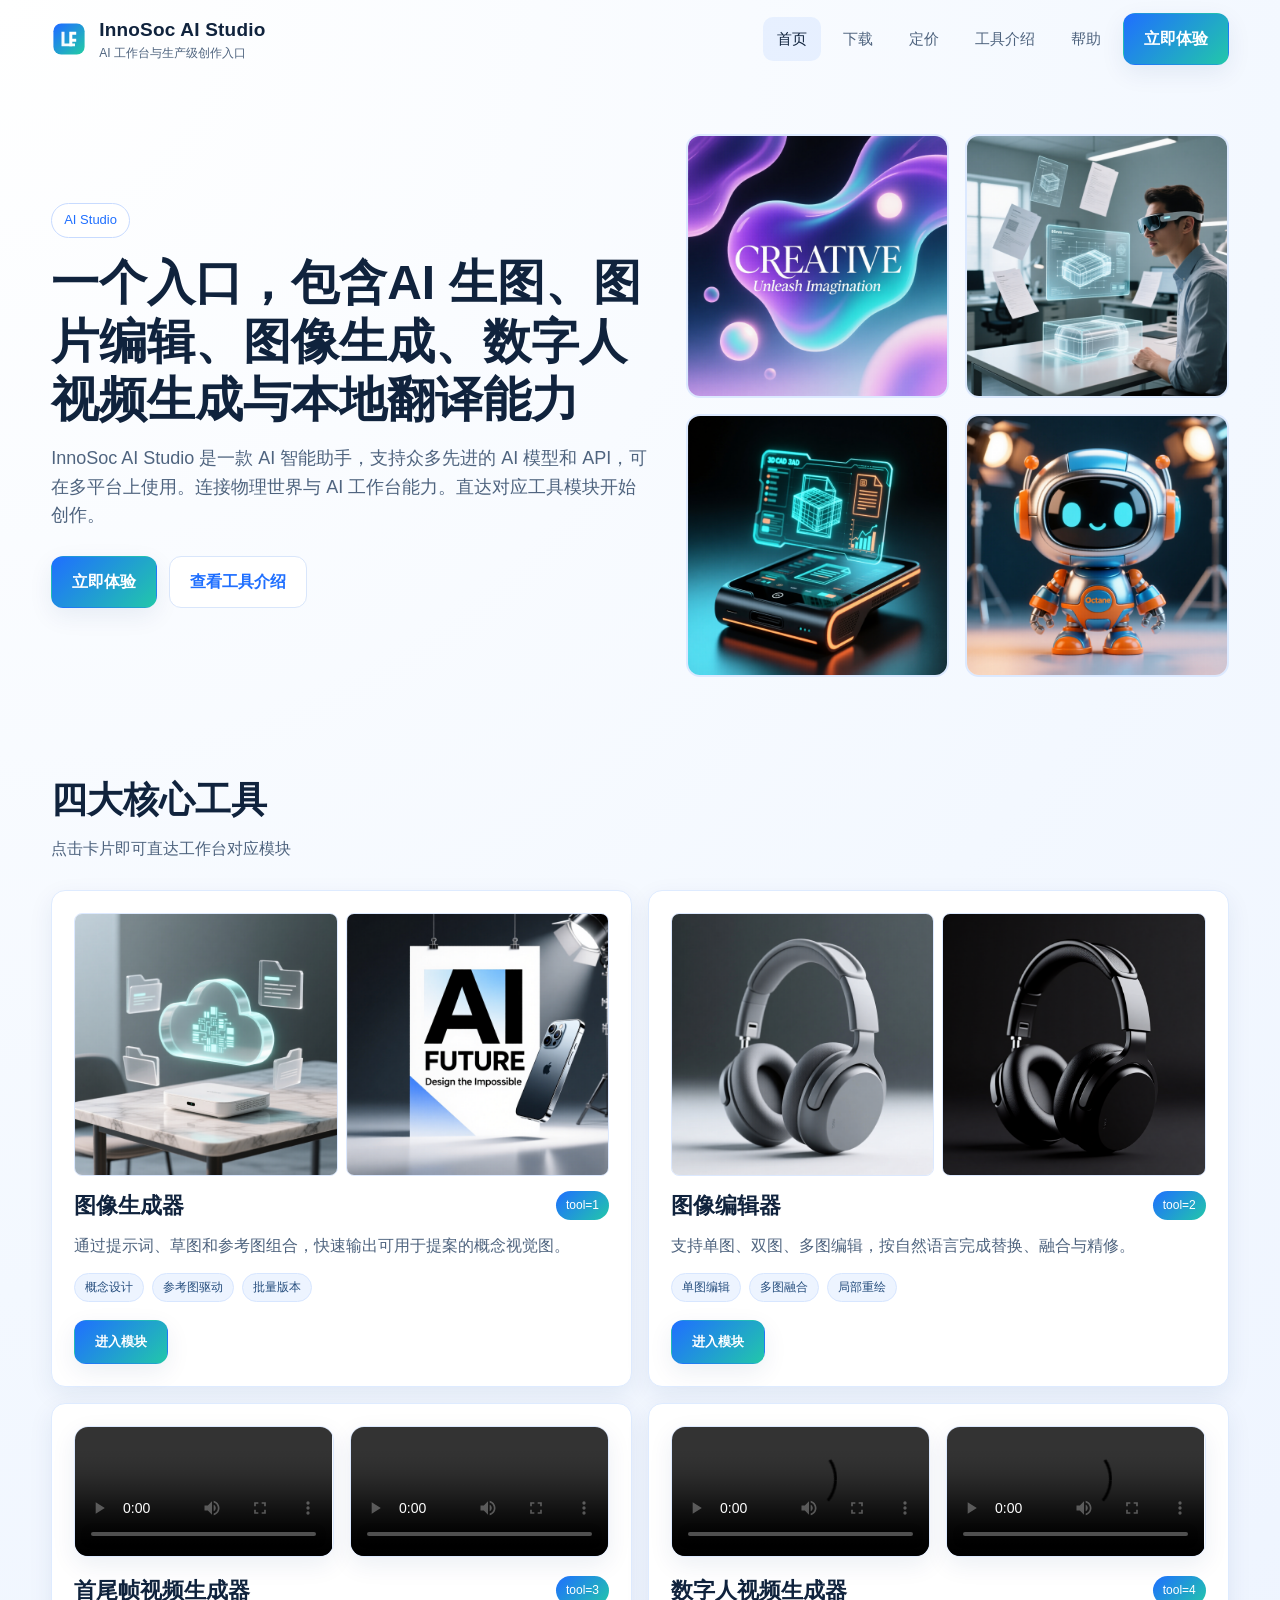
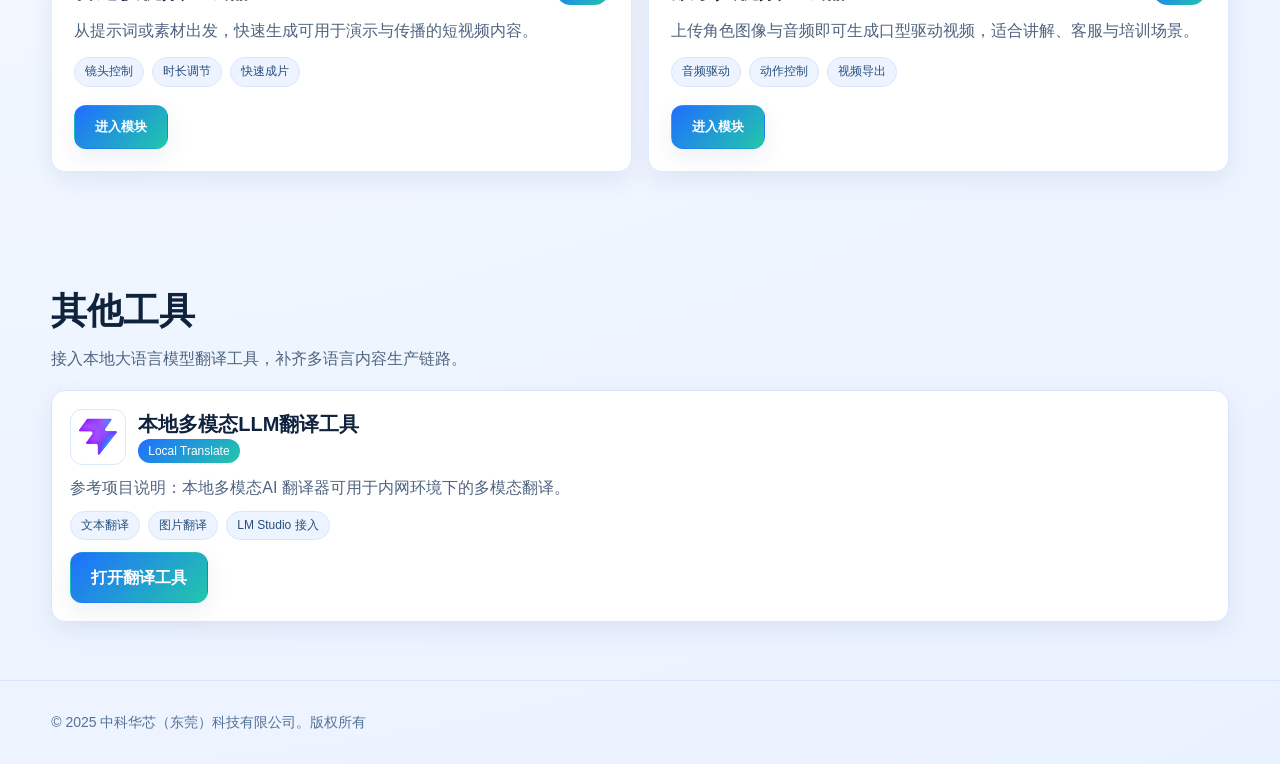
<file: index.html>
<!DOCTYPE html>
<html lang="zh-CN">

<head>
  <meta charset="UTF-8">
  <meta name="viewport" content="width=device-width, initial-scale=1.0">
  <title>InnoSoc AI Studio - Home</title>
  <link rel="icon" type="image/svg+xml" href="assets/favicon.svg">
  <link rel="stylesheet" href="styles.css">
</head>

<body data-page="home">
  <div class="page-wrap"
    <header class="navbar">
      <div class="container nav-inner">
        <a class="brand" href="index.html">
          <img class="brand-mark-img" src="assets/logo-innosoc.svg" alt="InnoSoc logo">
          <span>
            <strong class="brand-title">InnoSoc AI Studio</strong>
            <span class="brand-subtitle">AI 工作台与生产级创作入口</span>
          </span>
        </a>
        <button class="mobile-toggle" data-menu-toggle aria-label="菜单">☰</button>
        <nav class="nav-menu" data-nav-menu>
          <a class="nav-link" data-page-link="home" href="index.html">首页</a>
          <a class="nav-link" data-page-link="download" href="download.html">下载</a>
          <a class="nav-link" data-page-link="pricing" href="pricing.html">定价</a>
          <a class="nav-link" data-page-link="tools" href="tools.html">工具介绍</a>
          <a class="nav-link" data-page-link="help" href="help.html">帮助</a>
          <a class="btn btn-primary nav-btn" href="http://192.168.10.86:8502">立即体验</a>
        </nav>
      </div>
    </header>

    <main>
      <section class="hero">
        <div class="container hero-grid">
          <div>
            <span class="kicker">AI Studio</span>
            <h1>一个入口，包含AI 生图、图片编辑、图像生成、数字人视频生成与本地翻译能力</h1>
            <p class="lead">
              InnoSoc AI Studio 是一款 AI 智能助手，支持众多先进的 AI 模型和 API，可在多平台上使用。连接物理世界与
              AI 工作台能力。直达对应工具模块开始创作。
            </p>
            <div class="hero-actions">
              <a class="btn btn-primary" href="http://192.168.10.86:8502">立即体验</a>
              <a class="btn btn-ghost" href="tools.html">查看工具介绍</a>
            </div>
          </div>
          <div class="image-grid hero-image-grid">
            <img src="image/CREATIVE 创意流体.png" alt="创意海报设计">
            <img src="image/AR 眼镜全息设计.png" alt="AR 眼镜设计">
            <img src="image/3D CAD 全息投影.png" alt="3D CAD 设计">
            <img src="image/蓝橙配色机器人.png" alt="科幻场景设计">
          </div>
        </div>
      </section>

      <section class="section">
        <div class="container">
          <h2 class="section-title">四大核心工具</h2>
          <p class="section-subtitle">点击卡片即可直达工作台对应模块</p>
          <div class="card-grid">
            <article id="image-generate" class="card">
              <div class="image-grid card-image-grid">
                <img src="image/全息云存储.png" alt="科幻场景设计">
                <img src="image/AI FUTURE 智能手机.png" alt="文字海报设计">
              </div>
              <div class="card-head">
                <h3 class="card-title">图像生成器</h3>
                <span class="badge">tool=1</span>
              </div>
              <p class="muted">通过提示词、草图和参考图组合，快速输出可用于提案的概念视觉图。</p>
              <div class="tag-row">
                <span class="tag">概念设计</span>
                <span class="tag">参考图驱动</span>
                <span class="tag">批量版本</span>
              </div>
              <button class="btn btn-primary" onclick="openWorkspace(1)">进入模块</button>
            </article>

            <article id="image-edit" class="card">
              <div class="image-grid card-image-grid">
                <img src="image/图片编辑/灰模耳机.png" alt="原图 - 灰模耳机">
                <img src="image/图片编辑/耳机上色.png" alt="编辑后 - 耳机上色">
              </div>
              <div class="card-head">
                <h3 class="card-title">图像编辑器</h3>
                <span class="badge">tool=2</span>
              </div>
              <p class="muted">支持单图、双图、多图编辑，按自然语言完成替换、融合与精修。</p>
              <div class="tag-row">
                <span class="tag">单图编辑</span>
                <span class="tag">多图融合</span>
                <span class="tag">局部重绘</span>
              </div>
              <button class="btn btn-primary" onclick="openWorkspace(2)">进入模块</button>
            </article>

            <article id="video-frame-to-frame" class="card">
              <div class="video-grid card-image-grid">
                <video src="video/蝴蝶花朵.mp4" controls loop playsinline></video>
                <video src="video/滑动屏幕.mp4" controls loop playsinline></video>
              </div>
              <div class="card-head">
                <h3 class="card-title">首尾帧视频生成器</h3>
                <span class="badge">tool=3</span>
              </div>
              <p class="muted">从提示词或素材出发，快速生成可用于演示与传播的短视频内容。</p>
              <div class="tag-row">
                <span class="tag">镜头控制</span>
                <span class="tag">时长调节</span>
                <span class="tag">快速成片</span>
              </div>
              <button class="btn btn-primary" onclick="openWorkspace(3)">进入模块</button>
            </article>

            <article id="digital-human-video" class="card">
              <div class="video-grid card-image-grid">
                <video src="video/带货主播.mp4" controls loop playsinline></video>
                <video src="video/电竞.mp4" controls loop playsinline></video>
              </div>
              <div class="card-head">
                <h3 class="card-title">数字人视频生成器</h3>
                <span class="badge">tool=4</span>
              </div>
              <p class="muted">上传角色图像与音频即可生成口型驱动视频，适合讲解、客服与培训场景。</p>
              <div class="tag-row">
                <span class="tag">音频驱动</span>
                <span class="tag">动作控制</span>
                <span class="tag">视频导出</span>
              </div>
              <button class="btn btn-primary" onclick="openWorkspace(4)">进入模块</button>
            </article>
          </div>
        </div>
      </section>

      <section class="section">
        <div class="container">
          <h2 class="section-title">其他工具</h2>
          <p class="section-subtitle">接入本地大语言模型翻译工具，补齐多语言内容生产链路。</p>
          <article class="feature-block tool-compact">
            <div class="tool-compact-head">
              <img class="tool-compact-logo" src="assets/fy-logo.svg" alt="Local Translate logo">
              <div>
                <h3 class="tool-compact-title">本地多模态LLM翻译工具</h3>
                <span class="badge">Local Translate</span>
              </div>
            </div>
            <p class="muted">
              参考项目说明：本地多模态AI 翻译器可用于内网环境下的多模态翻译。
            </p>
            <div class="tag-row">
              <span class="tag">文本翻译</span>
              <span class="tag">图片翻译</span>
              <span class="tag">LM Studio 接入</span>
            </div>
            <a class="btn btn-primary" href="https://fy.innosoc.com/" target="_blank"
              rel="noopener noreferrer">打开翻译工具</a>
          </article>
        </div>
      </section>
    </main>

    <footer class="footer">
      <div class="container">© 2025 中科华芯（东莞）科技有限公司。版权所有</div>
    </footer>
  </div>
  <script src="site.js"></script>
</body>

</html>
</file>
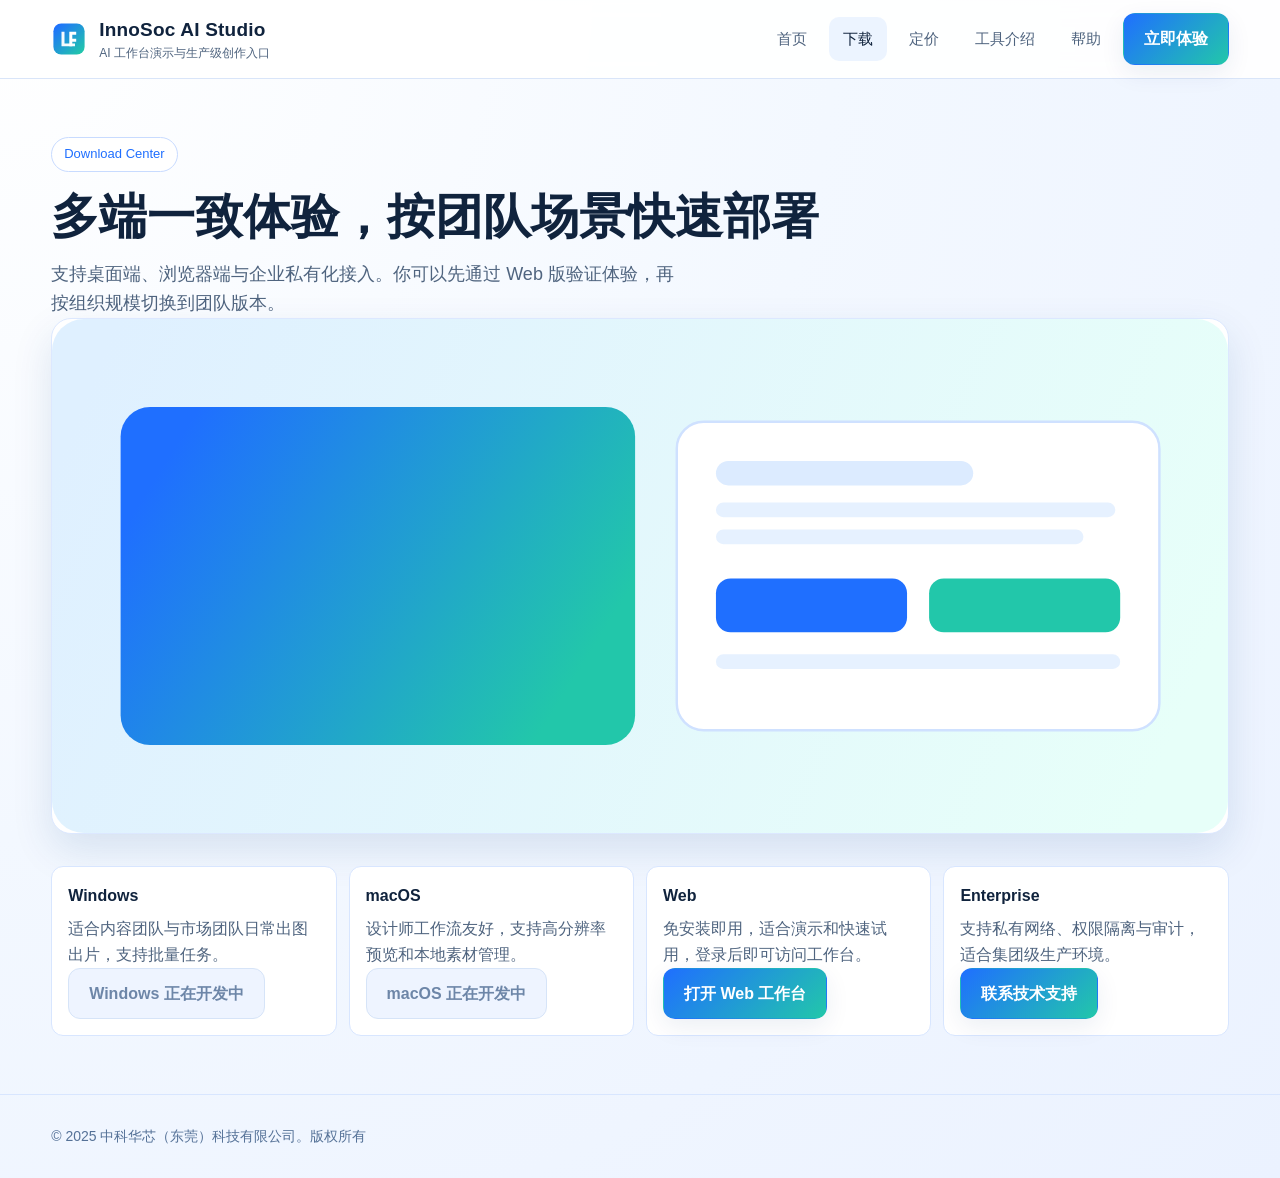
<file: download.html>
<!DOCTYPE html>
<html lang="zh-CN">
<head>
  <meta charset="UTF-8">
  <meta name="viewport" content="width=device-width, initial-scale=1.0">
  <title>Download - InnoSoc AI Studio</title>
  <link rel="icon" type="image/svg+xml" href="assets/favicon.svg">
  <link rel="stylesheet" href="styles.css">
</head>
<body data-page="download">
  <div class="page-wrap">
    <header class="navbar">
      <div class="container nav-inner">
        <a class="brand" href="index.html">
          <img class="brand-mark-img" src="assets/logo-innosoc.svg" alt="InnoSoc logo">
          <span>
            <strong class="brand-title">InnoSoc AI Studio</strong>
            <span class="brand-subtitle">AI 工作台演示与生产级创作入口</span>
          </span>
        </a>
        <button class="mobile-toggle" data-menu-toggle aria-label="菜单">☰</button>
        <nav class="nav-menu" data-nav-menu>
          <a class="nav-link" data-page-link="home" href="index.html">首页</a>
          <a class="nav-link" data-page-link="download" href="download.html">下载</a>
          <a class="nav-link" data-page-link="pricing" href="pricing.html">定价</a>
          <a class="nav-link" data-page-link="tools" href="tools.html">工具介绍</a>
          <a class="nav-link" data-page-link="help" href="help.html">帮助</a>
          <a class="btn btn-primary nav-btn" href="http://192.168.10.86:8502">立即体验</a>
        </nav>
      </div>
    </header>

    <main class="section">
      <div class="container">
        <span class="kicker">Download Center</span>
        <h1>多端一致体验，按团队场景快速部署</h1>
        <p class="lead">支持桌面端、浏览器端与企业私有化接入。你可以先通过 Web 版验证体验，再按组织规模切换到团队版本。</p>
        <img class="hero-img" src="assets/download-studio.svg" alt="下载页面视觉图">

        <div class="platform-grid">
          <article class="platform">
            <h4>Windows</h4>
            <p class="muted">适合内容团队与市场团队日常出图出片，支持批量任务。</p>
            <span class="btn btn-disabled">Windows 正在开发中</span>
          </article>
          <article class="platform">
            <h4>macOS</h4>
            <p class="muted">设计师工作流友好，支持高分辨率预览和本地素材管理。</p>
            <span class="btn btn-disabled">macOS 正在开发中</span>
          </article>
          <article class="platform">
            <h4>Web</h4>
            <p class="muted">免安装即用，适合演示和快速试用，登录后即可访问工作台。</p>
            <a class="btn btn-primary" href="http://192.168.10.86:8502">打开 Web 工作台</a>
          </article>
          <article class="platform">
            <h4>Enterprise</h4>
            <p class="muted">支持私有网络、权限隔离与审计，适合集团级生产环境。</p>
            <a class="btn btn-primary" href="help.html">联系技术支持</a>
          </article>
        </div>
      </div>
    </main>

    <footer class="footer">
      <div class="container">© 2025 中科华芯（东莞）科技有限公司。版权所有</div>
    </footer>
  </div>
  <script src="site.js"></script>
</body>
</html>
</file>
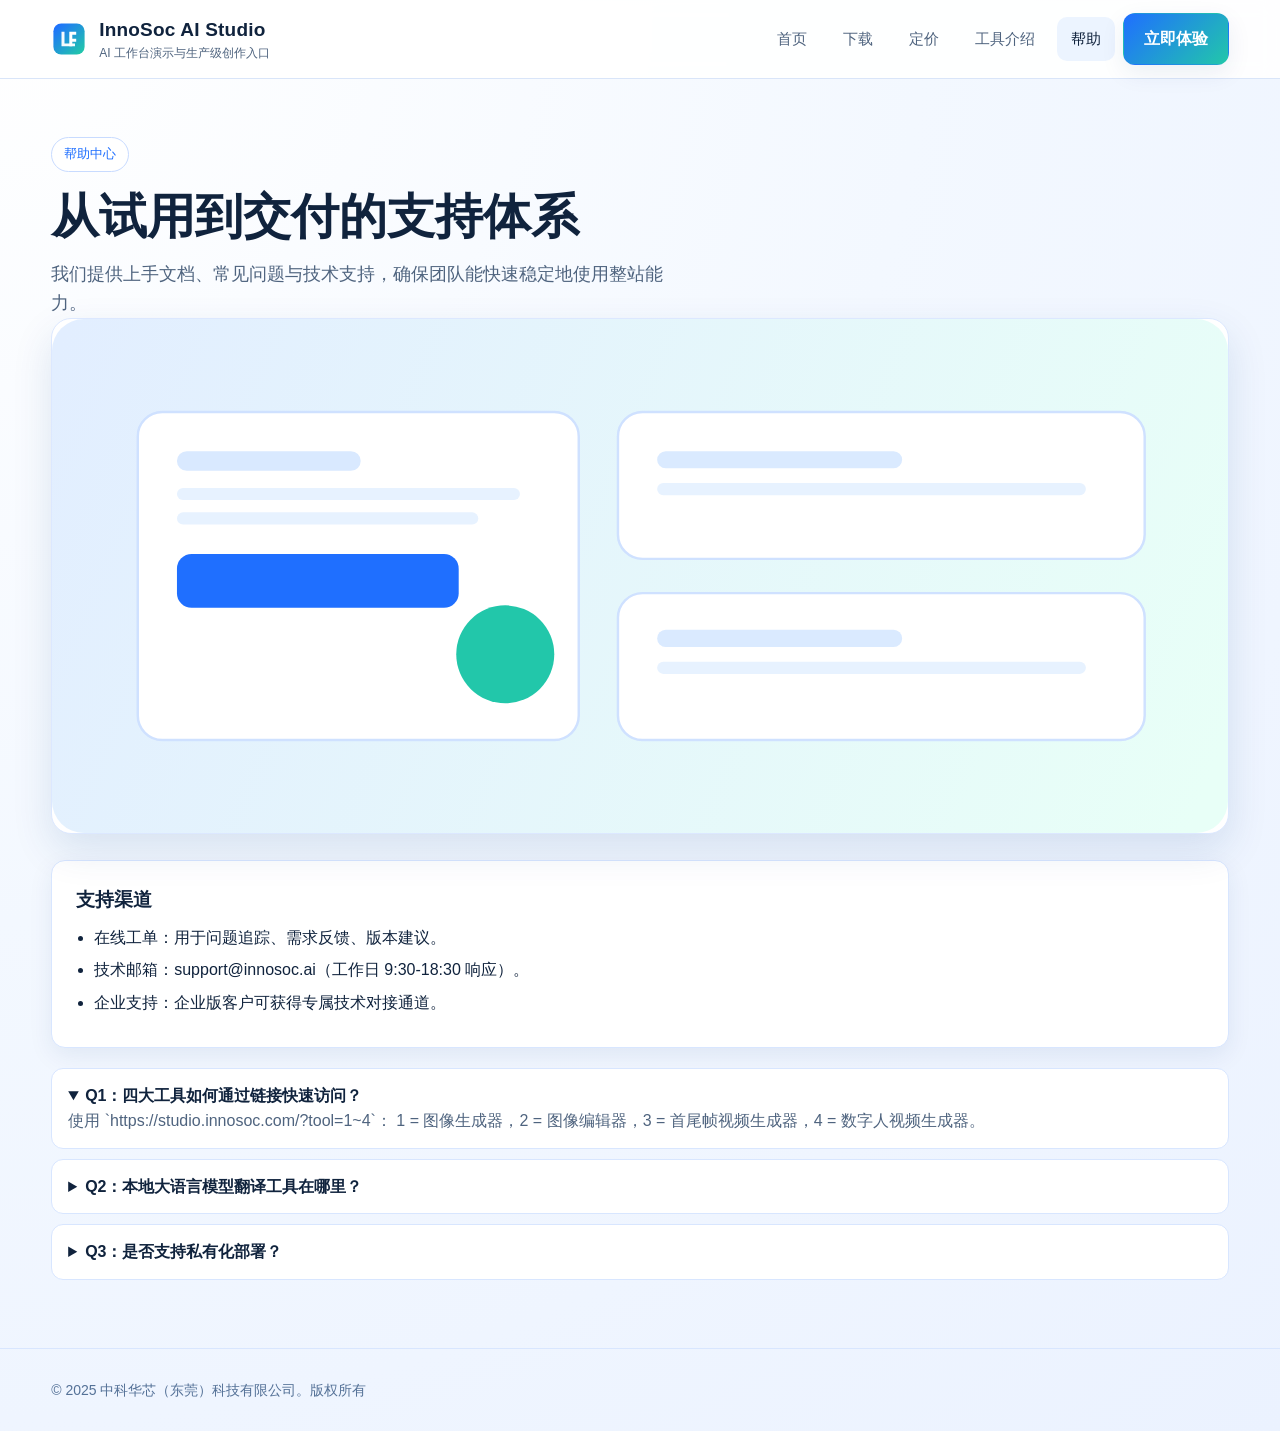
<file: help.html>
<!DOCTYPE html>
<html lang="zh-CN">

<head>
  <meta charset="UTF-8">
  <meta name="viewport" content="width=device-width, initial-scale=1.0">
  <title>帮助 - InnoSoc AI Studio</title>
  <link rel="icon" type="image/svg+xml" href="assets/favicon.svg">
  <link rel="stylesheet" href="styles.css">
</head>

<body data-page="help">
  <div class="page-wrap">
    <header class="navbar">
      <div class="container nav-inner">
        <a class="brand" href="index.html">
          <img class="brand-mark-img" src="assets/logo-innosoc.svg" alt="InnoSoc logo">
          <span>
            <strong class="brand-title">InnoSoc AI Studio</strong>
            <span class="brand-subtitle">AI 工作台演示与生产级创作入口</span>
          </span>
        </a>
        <button class="mobile-toggle" data-menu-toggle aria-label="菜单">☰</button>
        <nav class="nav-menu" data-nav-menu>
          <a class="nav-link" data-page-link="home" href="index.html">首页</a>
          <a class="nav-link" data-page-link="download" href="download.html">下载</a>
          <a class="nav-link" data-page-link="pricing" href="pricing.html">定价</a>
          <a class="nav-link" data-page-link="tools" href="tools.html">工具介绍</a>
          <a class="nav-link" data-page-link="help" href="help.html">帮助</a>
          <a class="btn btn-primary nav-btn" href="http://192.168.10.86:8502">立即体验</a>
        </nav>
      </div>
    </header>

    <main class="section">
      <div class="container">
        <span class="kicker">帮助中心</span>
        <h1>从试用到交付的支持体系</h1>
        <p class="lead">我们提供上手文档、常见问题与技术支持，确保团队能快速稳定地使用整站能力。</p>
        <img class="hero-img" src="assets/help-center.svg" alt="帮助中心视觉图">

        <section class="feature-block">
          <h3>支持渠道</h3>
          <ul class="list">
            <li>在线工单：用于问题追踪、需求反馈、版本建议。</li>
            <li>技术邮箱：support@innosoc.ai（工作日 9:30-18:30 响应）。</li>
            <li>企业支持：企业版客户可获得专属技术对接通道。</li>
          </ul>
        </section>

        <section class="faq">
          <details open>
            <summary>Q1：四大工具如何通过链接快速访问？</summary>
            <p class="muted">
              使用 `https://studio.innosoc.com/?tool=1~4`：
              1 = 图像生成器，2 = 图像编辑器，3 = 首尾帧视频生成器，4 = 数字人视频生成器。
            </p>
          </details>
          <details>
            <summary>Q2：本地大语言模型翻译工具在哪里？</summary>
            <p class="muted">可通过官网"其他工具"入口访问：`https://fy.innosoc.com/`，页面标题为 Local Translate。</p>
          </details>
          <details>
            <summary>Q3：是否支持私有化部署？</summary>
            <p class="muted">支持。企业版可提供私有网络部署、权限控制与审计能力。</p>
          </details>
        </section>
      </div>
    </main>

    <footer class="footer">
      <div class="container">© 2025 中科华芯（东莞）科技有限公司。版权所有</div>
    </footer>
  </div>
  <script src="site.js"></script>
</body>

</html>
</file>
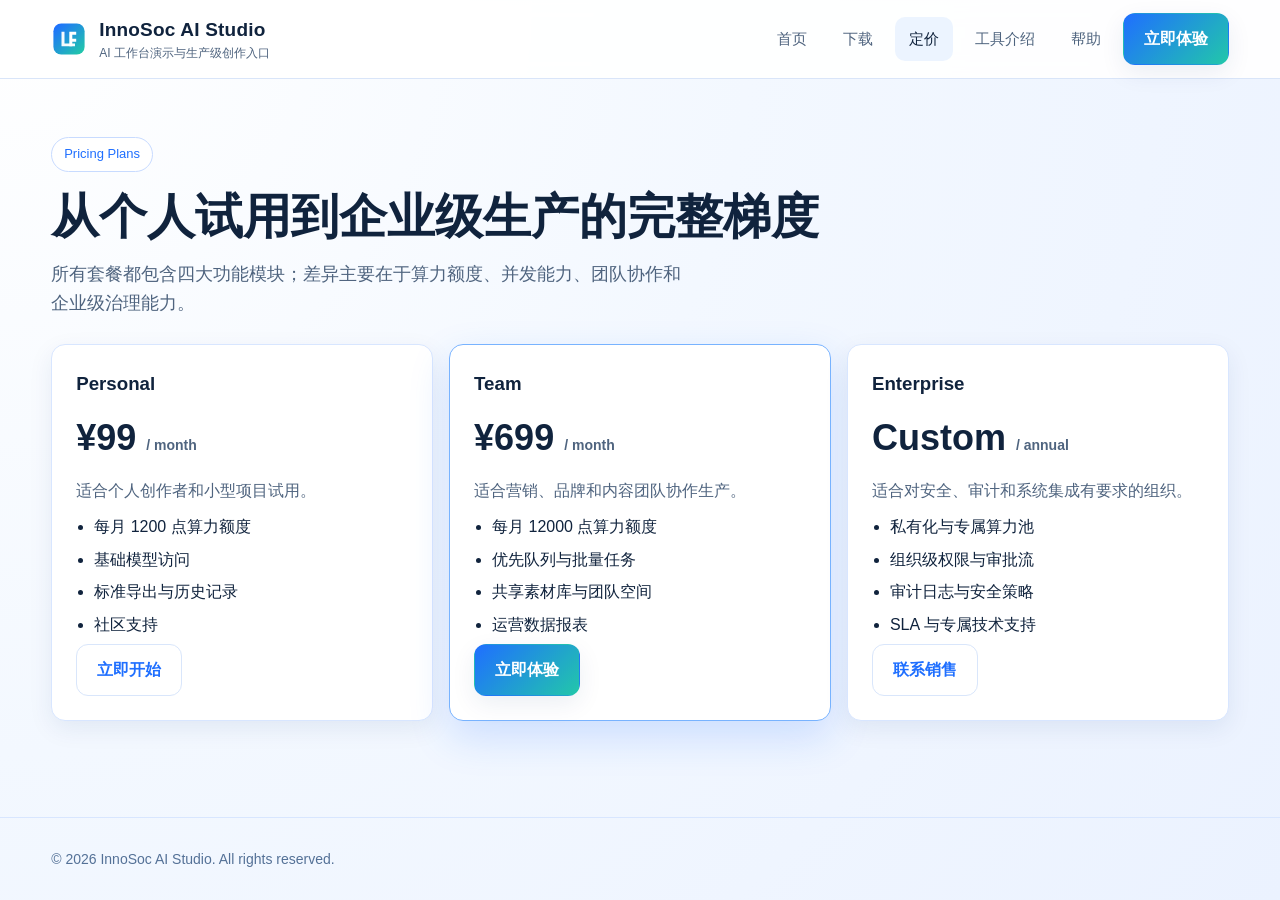
<file: pricing.html>
<!DOCTYPE html>
<html lang="zh-CN">
<head>
  <meta charset="UTF-8">
  <meta name="viewport" content="width=device-width, initial-scale=1.0">
  <title>Pricing - InnoSoc AI Studio</title>
  <link rel="icon" type="image/svg+xml" href="assets/favicon.svg">
  <link rel="stylesheet" href="styles.css">
</head>
<body data-page="pricing">
  <div class="page-wrap">
    <header class="navbar">
      <div class="container nav-inner">
        <a class="brand" href="index.html">
          <img class="brand-mark-img" src="assets/logo-innosoc.svg" alt="InnoSoc logo">
          <span>
            <strong class="brand-title">InnoSoc AI Studio</strong>
            <span class="brand-subtitle">AI 工作台演示与生产级创作入口</span>
          </span>
        </a>
        <button class="mobile-toggle" data-menu-toggle aria-label="菜单">☰</button>
        <nav class="nav-menu" data-nav-menu>
          <a class="nav-link" data-page-link="home" href="index.html">首页</a>
          <a class="nav-link" data-page-link="download" href="download.html">下载</a>
          <a class="nav-link" data-page-link="pricing" href="pricing.html">定价</a>
          <a class="nav-link" data-page-link="tools" href="tools.html">工具介绍</a>
          <a class="nav-link" data-page-link="help" href="help.html">帮助</a>
          <a class="btn btn-primary nav-btn" href="http://192.168.10.86:8502">立即体验</a>
        </nav>
      </div>
    </header>

    <main class="section">
      <div class="container">
        <span class="kicker">Pricing Plans</span>
        <h1>从个人试用到企业级生产的完整梯度</h1>
        <p class="lead">所有套餐都包含四大功能模块；差异主要在于算力额度、并发能力、团队协作和企业级治理能力。</p>

        <div class="price-grid">
          <article class="price-card">
            <h3>Personal</h3>
            <p class="price">¥99 <small>/ month</small></p>
            <p class="muted">适合个人创作者和小型项目试用。</p>
            <ul class="list">
              <li>每月 1200 点算力额度</li>
              <li>基础模型访问</li>
              <li>标准导出与历史记录</li>
              <li>社区支持</li>
            </ul>
            <a class="btn btn-ghost" href="download.html">立即开始</a>
          </article>

          <article class="price-card highlight">
            <h3>Team</h3>
            <p class="price">¥699 <small>/ month</small></p>
            <p class="muted">适合营销、品牌和内容团队协作生产。</p>
            <ul class="list">
              <li>每月 12000 点算力额度</li>
              <li>优先队列与批量任务</li>
              <li>共享素材库与团队空间</li>
              <li>运营数据报表</li>
            </ul>
            <a class="btn btn-primary" href="http://192.168.10.86:8502">立即体验</a>
          </article>

          <article class="price-card">
            <h3>Enterprise</h3>
            <p class="price">Custom <small>/ annual</small></p>
            <p class="muted">适合对安全、审计和系统集成有要求的组织。</p>
            <ul class="list">
              <li>私有化与专属算力池</li>
              <li>组织级权限与审批流</li>
              <li>审计日志与安全策略</li>
              <li>SLA 与专属技术支持</li>
            </ul>
            <a class="btn btn-ghost" href="help.html">联系销售</a>
          </article>
        </div>
      </div>
    </main>

    <footer class="footer">
      <div class="container">© 2026 InnoSoc AI Studio. All rights reserved.</div>
    </footer>
  </div>
  <script src="site.js"></script>
</body>
</html>
</file>
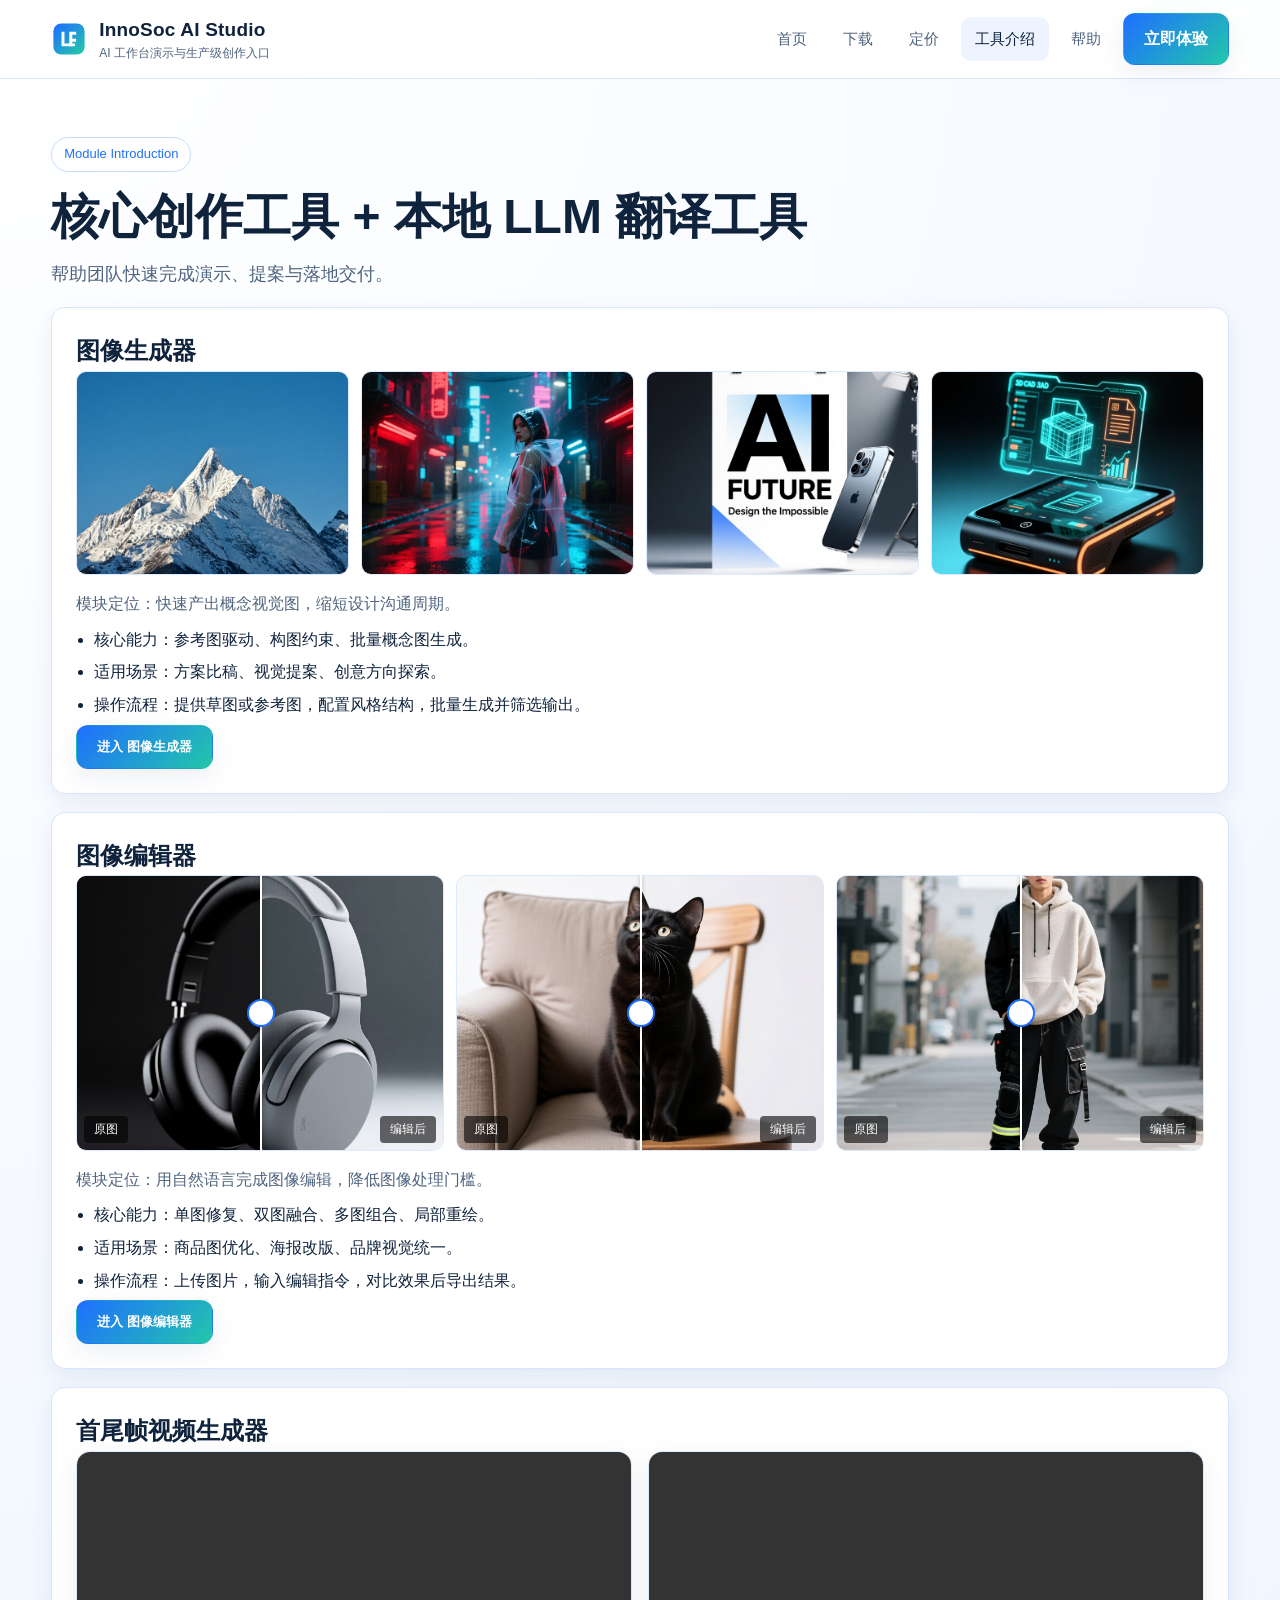
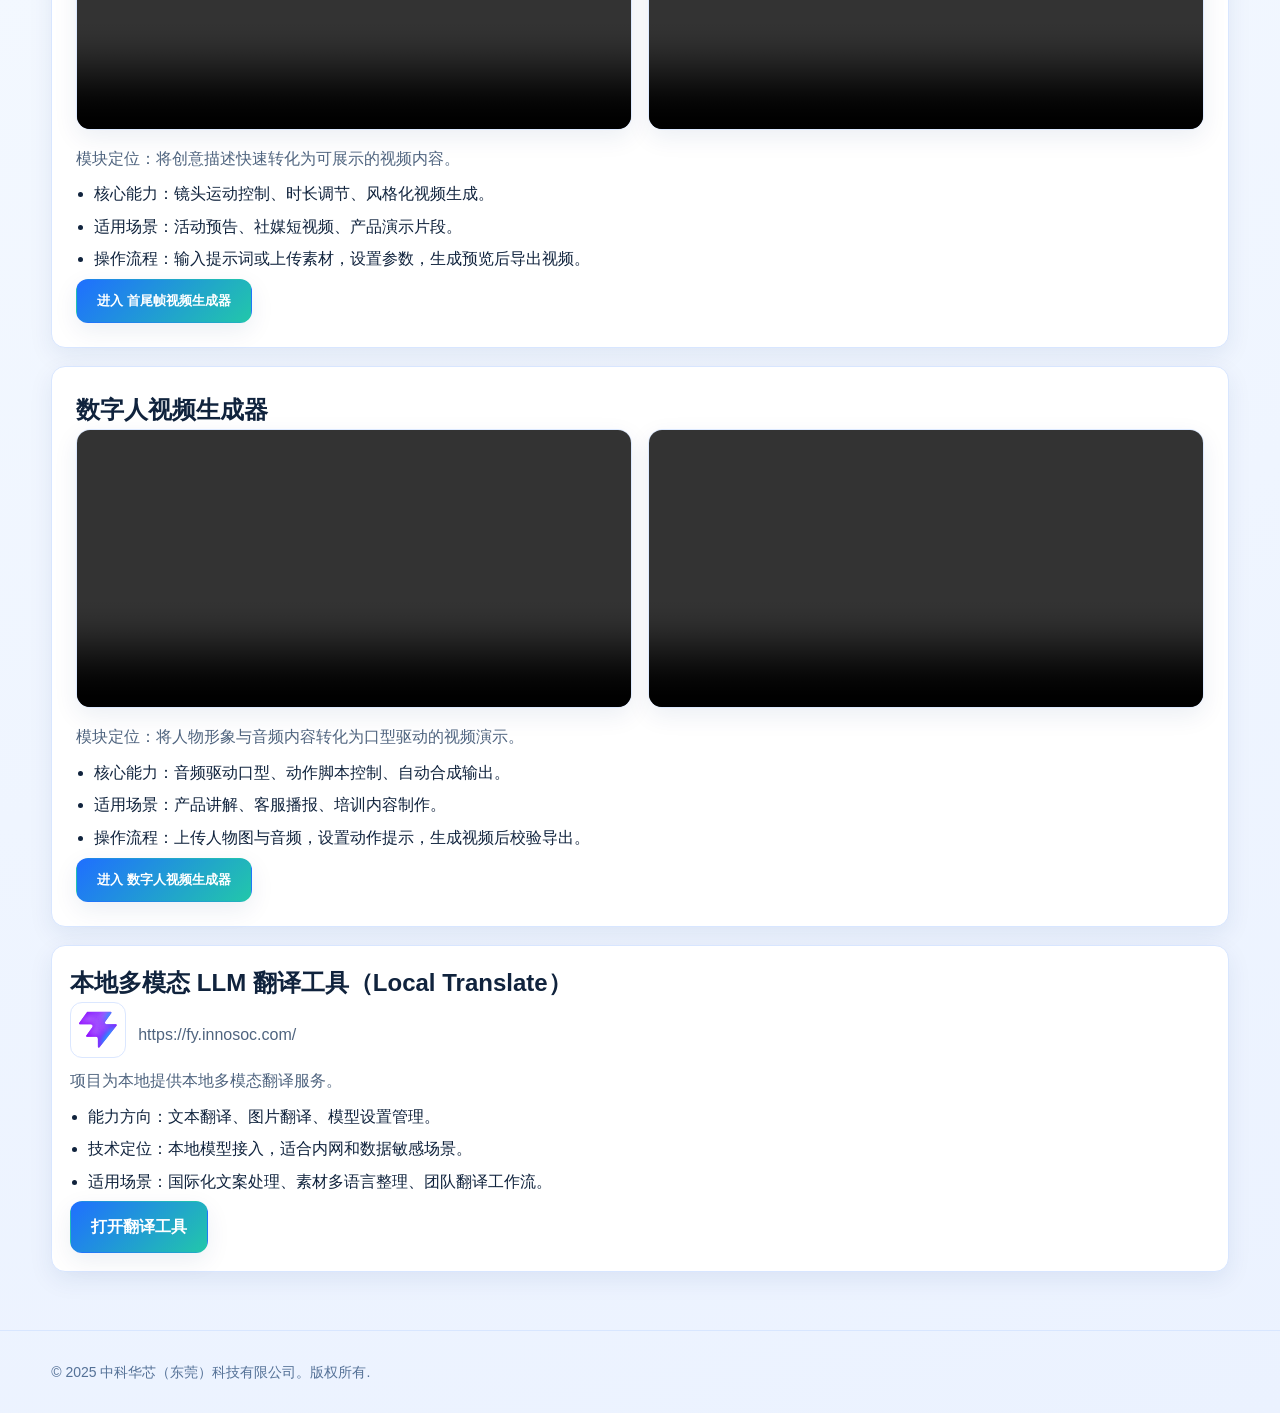
<file: tools.html>
<!DOCTYPE html>
<html lang="zh-CN">

<head>
  <meta charset="UTF-8">
  <meta name="viewport" content="width=device-width, initial-scale=1.0">
  <title>Tools - InnoSoc AI Studio</title>
  <link rel="icon" type="image/svg+xml" href="assets/favicon.svg">
  <link rel="stylesheet" href="styles.css">
</head>

<body data-page="tools">
  <div class="page-wrap">
    <header class="navbar">
      <div class="container nav-inner">
        <a class="brand" href="index.html">
          <img class="brand-mark-img" src="assets/logo-innosoc.svg" alt="InnoSoc logo">
          <span>
            <strong class="brand-title">InnoSoc AI Studio</strong>
            <span class="brand-subtitle">AI 工作台演示与生产级创作入口</span>
          </span>
        </a>
        <button class="mobile-toggle" data-menu-toggle aria-label="菜单">☰</button>
        <nav class="nav-menu" data-nav-menu>
          <a class="nav-link" data-page-link="home" href="index.html">首页</a>
          <a class="nav-link" data-page-link="download" href="download.html">下载</a>
          <a class="nav-link" data-page-link="pricing" href="pricing.html">定价</a>
          <a class="nav-link" data-page-link="tools" href="tools.html">工具介绍</a>
          <a class="nav-link" data-page-link="help" href="help.html">帮助</a>
          <a class="btn btn-primary nav-btn" href="http://192.168.10.86:8502">立即体验</a>
        </nav>
      </div>
    </header>

    <main class="section">
      <div class="container">
        <span class="kicker">Module Introduction</span>
        <h1>核心创作工具 + 本地 LLM 翻译工具</h1>
        <p class="lead">帮助团队快速完成演示、提案与落地交付。</p>
        <article id="image-generate" class="feature-block">
          <h2>图像生成器</h2>
          <div class="image-grid">
            <img src="image/雪山风光.png" alt="自然风光场景">
            <img src="image/赛博朋克雨夜女孩.png" alt="赛博朋克风格人像">
            <img src="image/AI FUTURE 智能手机.png" alt="文字海报设计">
            <img src="image/3D CAD 全息投影.png" alt="科幻场景设计">
          </div>
          <p class="muted">模块定位：快速产出概念视觉图，缩短设计沟通周期。</p>
          <ul class="list">
            <li>核心能力：参考图驱动、构图约束、批量概念图生成。</li>
            <li>适用场景：方案比稿、视觉提案、创意方向探索。</li>
            <li>操作流程：提供草图或参考图，配置风格结构，批量生成并筛选输出。</li>
          </ul>
          <button class="btn btn-primary" onclick="openWorkspace(1)">进入 图像生成器</button>
        </article>

        <article id="image-edit" class="feature-block">
          <h2>图像编辑器</h2>
          <div class="image-grid">
            <!-- 对比图 1：耳机上色 -->
            <div class="compare-container">
              <img class="compare-image compare-original" src="image/图片编辑/灰模耳机.png" alt="原图">
              <img class="compare-image compare-target" src="image/图片编辑/耳机上色.png" alt="目标图">
              <div class="compare-divider"></div>
              <span class="compare-label compare-label-original">原图</span>
              <span class="compare-label compare-label-target">编辑后</span>
            </div>
            <!-- 对比图 2：黑猫换沙发 -->
            <div class="compare-container">
              <img class="compare-image compare-original" src="image/图片编辑/黑猫木凳原图.png" alt="原图">
              <img class="compare-image compare-target" src="image/图片编辑/黑猫木凳换沙发.png" alt="目标图">
              <div class="compare-divider"></div>
              <span class="compare-label compare-label-original">原图</span>
              <span class="compare-label compare-label-target">编辑后</span>
            </div>
            <!-- 对比图 3：模特换服装 -->
            <div class="compare-container">
              <img class="compare-image compare-original" src="image/图片编辑/模特原图.png" alt="原图">
              <img class="compare-image compare-target" src="image/图片编辑/模特穿新服装.png" alt="目标图">
              <div class="compare-divider"></div>
              <span class="compare-label compare-label-original">原图</span>
              <span class="compare-label compare-label-target">编辑后</span>
            </div>
          </div>
          <p class="muted">模块定位：用自然语言完成图像编辑，降低图像处理门槛。</p>
          <ul class="list">
            <li>核心能力：单图修复、双图融合、多图组合、局部重绘。</li>
            <li>适用场景：商品图优化、海报改版、品牌视觉统一。</li>
            <li>操作流程：上传图片，输入编辑指令，对比效果后导出结果。</li>
          </ul>
          <button class="btn btn-primary" onclick="openWorkspace(2)">进入 图像编辑器</button>
        </article>

        <article id="video-frame-to-frame" class="feature-block">
          <h2>首尾帧视频生成器</h2>
          <div class="video-grid">
            <video src="video/蝴蝶花朵.mp4" controls loop playsinline></video>
            <video src="video/滑动屏幕.mp4" controls loop playsinline></video>
          </div>
          <p class="muted">模块定位：将创意描述快速转化为可展示的视频内容。</p>
          <ul class="list">
            <li>核心能力：镜头运动控制、时长调节、风格化视频生成。</li>
            <li>适用场景：活动预告、社媒短视频、产品演示片段。</li>
            <li>操作流程：输入提示词或上传素材，设置参数，生成预览后导出视频。</li>
          </ul>
          <button class="btn btn-primary" onclick="openWorkspace(3)">进入 首尾帧视频生成器</button>
        </article>

        <article id="digital-human-video" class="feature-block">
          <h2>数字人视频生成器</h2>
          <div class="video-grid">
            <video src="video/带货主播.mp4" alt="数字人带货主播演示" controls loop playsinline></video>
            <video src="video/电竞.mp4" alt="数字人电竞解说演示" controls loop playsinline></video>
          </div>
          <p class="muted">模块定位：将人物形象与音频内容转化为口型驱动的视频演示。</p>
          <ul class="list">
            <li>核心能力：音频驱动口型、动作脚本控制、自动合成输出。</li>
            <li>适用场景：产品讲解、客服播报、培训内容制作。</li>
            <li>操作流程：上传人物图与音频，设置动作提示，生成视频后校验导出。</li>
          </ul>
          <button class="btn btn-primary" onclick="openWorkspace(4)">进入 数字人视频生成器</button>
        </article>

        <article id="local-translate" class="feature-block tool-compact">
          <h2>本地多模态 LLM 翻译工具（Local Translate）</h2>
          <div class="tool-compact-head">
            <img class="tool-compact-logo" src="assets/fy-logo.svg" alt="Local Translate logo">
            <p class="muted">https://fy.innosoc.com/</p>
          </div>
          <p class="muted">项目为本地提供本地多模态翻译服务。</p></p>
          <ul class="list">
            <li>能力方向：文本翻译、图片翻译、模型设置管理。</li>
            <li>技术定位：本地模型接入，适合内网和数据敏感场景。</li>
            <li>适用场景：国际化文案处理、素材多语言整理、团队翻译工作流。</li>
          </ul>
          <a class="btn btn-primary" href="https://fy.innosoc.com/" target="_blank"
            rel="noopener noreferrer">打开翻译工具</a>
        </article>
      </div>
    </main>

    <footer class="footer">
      <div class="container">© 2025 中科华芯（东莞）科技有限公司。版权所有.</div>
    </footer>
  </div>
  <script src="site.js"></script>
</body>

</html>
</file>
<file: styles.css>
:root {
  --bg: #f3f8ff;
  --bg-soft: #eef4ff;
  --surface: #ffffff;
  --surface-strong: #f8fbff;
  --text: #10233d;
  --text-muted: #4f647f;
  --primary: #1f6fff;
  --primary-2: #22c7aa;
  --line: #d9e6fb;
  --success: #1ea86f;
  --warning: #f0a437;
  --radius-lg: 20px;
  --radius-md: 14px;
  --radius-sm: 10px;
  --shadow-sm: 0 8px 24px rgba(10, 50, 110, 0.08);
  --shadow-md: 0 16px 40px rgba(12, 66, 130, 0.12);
  --gradient-main: linear-gradient(135deg, #1f6fff 0%, #22c7aa 100%);
}

* {
  box-sizing: border-box;
  margin: 0;
  padding: 0;
}

body {
  background: radial-gradient(circle at 0 0, #ffffff 0%, var(--bg) 48%, #ebf2ff 100%);
  color: var(--text);
  font-family: "PingFang SC", "Microsoft YaHei", "Noto Sans SC", sans-serif;
  line-height: 1.6;
}

a {
  color: inherit;
  text-decoration: none;
}

.page-wrap {
  min-height: 100vh;
  display: flex;
  flex-direction: column;
}

.container {
  width: min(1180px, 92vw);
  margin: 0 auto;
}

.navbar {
  position: sticky;
  top: 0;
  z-index: 40;
  backdrop-filter: blur(10px);
  background: rgba(255, 255, 255, 0.9);
  border-bottom: 1px solid rgba(211, 225, 248, 0.85);
}

.nav-inner {
  height: 78px;
  display: flex;
  align-items: center;
  justify-content: space-between;
  gap: 20px;
}

.brand {
  display: flex;
  align-items: center;
  gap: 12px;
}

.brand-mark {
  width: 36px;
  height: 36px;
  border-radius: 11px;
  background: var(--gradient-main);
  box-shadow: var(--shadow-sm);
}

.brand-mark-img {
  width: 36px;
  height: 36px;
  display: block;
}

.brand-title {
  font-size: 19px;
  font-weight: 700;
  letter-spacing: 0.2px;
}

.brand-subtitle {
  display: block;
  color: var(--text-muted);
  font-size: 12px;
  margin-top: -2px;
}

.nav-menu {
  display: flex;
  align-items: center;
  gap: 8px;
}

.nav-link {
  color: var(--text-muted);
  font-size: 15px;
  padding: 10px 14px;
  border-radius: 10px;
  transition: all 0.2s ease;
}

.nav-link:hover,
.nav-link.active {
  color: var(--text);
  background: rgba(31, 111, 255, 0.08);
}

.btn {
  display: inline-flex;
  align-items: center;
  justify-content: center;
  gap: 8px;
  padding: 12px 20px;
  border-radius: 12px;
  font-weight: 600;
  border: 1px solid transparent;
  transition: transform 0.2s ease, box-shadow 0.2s ease;
}

.btn:hover {
  transform: translateY(-2px);
}

.btn-primary {
  color: #fff;
  background: var(--gradient-main);
  box-shadow: var(--shadow-sm);
}

.btn-ghost {
  color: var(--primary);
  border-color: var(--line);
  background: var(--surface);
}

.btn-disabled {
  background: #eef4ff;
  color: #6d86a8;
  border-color: #d6e4f8;
  cursor: not-allowed;
  pointer-events: none;
}

.mobile-toggle {
  display: none;
  border: 1px solid var(--line);
  background: #fff;
  border-radius: 10px;
  width: 42px;
  height: 42px;
  font-size: 20px;
}

.hero {
  padding: 56px 0 42px;
}

.hero-grid {
  display: grid;
  grid-template-columns: 1.05fr 0.95fr;
  gap: 34px;
  align-items: center;
}

.kicker {
  display: inline-flex;
  align-items: center;
  gap: 8px;
  font-size: 13px;
  color: var(--primary);
  border-radius: 999px;
  border: 1px solid #c8dbff;
  padding: 6px 12px;
  background: #fff;
}

h1 {
  margin-top: 16px;
  font-size: clamp(32px, 4vw, 48px);
  line-height: 1.22;
}

.lead {
  margin-top: 14px;
  color: var(--text-muted);
  font-size: 18px;
  max-width: 640px;
}

.hero-actions {
  margin-top: 26px;
  display: flex;
  gap: 12px;
  flex-wrap: wrap;
}

.hero-img {
  width: 100%;
  border-radius: var(--radius-lg);
  border: 1px solid #dce8ff;
  background: #fff;
  box-shadow: var(--shadow-md);
}

.section {
  padding: 58px 0;
}

.section-title {
  font-size: clamp(26px, 3vw, 36px);
  line-height: 1.3;
  margin-bottom: 12px;
}

.section-subtitle {
  color: var(--text-muted);
  max-width: 760px;
}

.card-grid {
  margin-top: 28px;
  display: grid;
  grid-template-columns: repeat(2, minmax(0, 1fr));
  gap: 16px;
}

.card {
  background: var(--surface);
  border: 1px solid #deebff;
  border-radius: var(--radius-md);
  padding: 22px;
  box-shadow: var(--shadow-sm);
}

.card-visual {
  width: 100%;
  border-radius: 12px;
  border: 1px solid #dce9ff;
  margin-bottom: 14px;
}

.card-head {
  display: flex;
  align-items: center;
  justify-content: space-between;
  margin-bottom: 10px;
}

.card-title {
  font-size: 22px;
  font-weight: 700;
}

.badge {
  color: #fff;
  background: var(--gradient-main);
  border-radius: 999px;
  font-size: 12px;
  padding: 5px 10px;
}

.tag-row {
  display: flex;
  flex-wrap: wrap;
  gap: 8px;
  margin: 14px 0 18px;
}

.tag {
  color: #264e7e;
  font-size: 12px;
  background: #edf4ff;
  border: 1px solid #d7e6ff;
  border-radius: 999px;
  padding: 4px 10px;
}

.muted {
  color: var(--text-muted);
}

.step-grid {
  margin-top: 20px;
  display: grid;
  grid-template-columns: repeat(4, minmax(0, 1fr));
  gap: 12px;
}

.step {
  background: var(--surface);
  border: 1px solid #d8e6ff;
  border-radius: 14px;
  padding: 16px;
}

.step-number {
  width: 28px;
  height: 28px;
  border-radius: 50%;
  display: inline-flex;
  align-items: center;
  justify-content: center;
  background: var(--gradient-main);
  color: #fff;
  font-size: 13px;
  font-weight: 700;
  margin-bottom: 10px;
}

.feature-block {
  background: #fff;
  border: 1px solid #d8e6ff;
  border-radius: var(--radius-md);
  padding: 24px;
  margin-top: 18px;
  box-shadow: var(--shadow-sm);
}

.tool-compact {
  padding: 18px;
}

.tool-compact-head {
  display: grid;
  grid-template-columns: 56px 1fr;
  gap: 12px;
  align-items: center;
}

.tool-compact-logo {
  width: 56px;
  height: 56px;
  border-radius: 12px;
  border: 1px solid #dbe7ff;
  background: #fff;
  padding: 8px;
}

.tool-compact-title {
  font-size: 20px;
  font-weight: 700;
  line-height: 1.3;
}

.tool-compact .muted {
  margin-top: 10px;
}

.tool-compact .tag-row {
  margin: 10px 0 12px;
}

.list {
  margin-top: 10px;
  padding-left: 18px;
}

.list li {
  margin-bottom: 7px;
}

.price-grid {
  margin-top: 26px;
  display: grid;
  grid-template-columns: repeat(3, minmax(0, 1fr));
  gap: 16px;
}

.price-card {
  background: #fff;
  border: 1px solid #d8e6ff;
  border-radius: var(--radius-md);
  padding: 24px;
  box-shadow: var(--shadow-sm);
}

.price-card.highlight {
  border-color: #78b3ff;
  box-shadow: 0 16px 40px rgba(31, 111, 255, 0.18);
}

.price {
  margin: 10px 0 12px;
  font-size: 36px;
  font-weight: 700;
}

.price small {
  color: var(--text-muted);
  font-size: 14px;
}

.platform-grid {
  margin-top: 24px;
  display: grid;
  grid-template-columns: repeat(4, minmax(0, 1fr));
  gap: 12px;
}

.platform {
  background: #fff;
  border: 1px solid #d8e6ff;
  border-radius: 12px;
  padding: 16px;
}

.platform h4 {
  margin-bottom: 8px;
}

.faq {
  margin-top: 20px;
}

.faq details {
  background: #fff;
  border: 1px solid #d8e6ff;
  border-radius: 12px;
  padding: 14px 16px;
  margin-bottom: 10px;
}

.faq summary {
  cursor: pointer;
  font-weight: 600;
}

.footer {
  margin-top: auto;
  padding: 30px 0;
  border-top: 1px solid #d8e6ff;
  color: #547197;
  font-size: 14px;
}

.hide {
  display: none;
}

.highlight-card {
  border-color: #7ab6ff;
  box-shadow: 0 20px 40px rgba(31, 111, 255, 0.16);
}

@media (max-width: 1024px) {
  .hero-grid {
    grid-template-columns: 1fr;
  }

  .card-grid,
  .price-grid {
    grid-template-columns: 1fr;
  }

  .platform-grid {
    grid-template-columns: repeat(2, minmax(0, 1fr));
  }

  .step-grid {
    grid-template-columns: repeat(2, minmax(0, 1fr));
  }
}

@media (max-width: 840px) {
  .mobile-toggle {
    display: inline-flex;
    align-items: center;
    justify-content: center;
  }

  .nav-menu {
    position: absolute;
    left: 4vw;
    right: 4vw;
    top: 78px;
    display: none;
    flex-direction: column;
    gap: 2px;
    background: #fff;
    border: 1px solid #d8e6ff;
    border-radius: 12px;
    padding: 10px;
    box-shadow: var(--shadow-sm);
  }

  .nav-menu.open {
    display: flex;
  }

  .nav-link {
    width: 100%;
  }

  .btn.nav-btn {
    width: 100%;
  }
}

/* 图片网格布局 */
.image-grid {
  display: grid;
  grid-template-columns: repeat(auto-fit, minmax(180px, 1fr));
  gap: 12px;
  margin-bottom: 16px;
}

.image-grid img {
  width: 100%;
  aspect-ratio: 4/3;
  object-fit: cover;
  border-radius: 10px;
  border: 1px solid #dce9ff;
  background: #f8fbff;
  transition: transform 0.2s ease, box-shadow 0.2s ease;
}

.image-grid img:hover {
  transform: scale(1.03);
  box-shadow: 0 8px 24px rgba(31, 111, 255, 0.15);
}

/* Hero 区域大图网格 */
.hero-image-grid {
  grid-template-columns: repeat(2, 1fr);
  gap: 16px;
  margin-bottom: 0;
}

.hero-image-grid img {
  aspect-ratio: 1/1;
  border-radius: 14px;
  border-width: 2px;
}

/* 卡片内双图网格 */
.card-image-grid {
  grid-template-columns: repeat(2, 1fr);
  gap: 8px;
  margin-bottom: 12px;
}

.card-image-grid img {
  aspect-ratio: 1/1;
  border-radius: 8px;
  border-width: 1px;
}

@media (max-width: 600px) {
  .image-grid {
    grid-template-columns: repeat(2, 1fr);
  }

  .hero-image-grid {
    grid-template-columns: repeat(2, 1fr);
  }
}

/* 视频网格布局 */
.video-grid {
  display: grid;
  grid-template-columns: repeat(2, 1fr);
  gap: 16px;
  margin-bottom: 16px;
}

.video-grid video {
  width: 100%;
  border-radius: 14px;
  border: 1px solid #dce9ff;
  background: #f8fbff;
  box-shadow: var(--shadow-sm);
}

/* ========== 对比图组件（鼠标划过显示原图/目标图）========== */
.compare-container {
  position: relative;
  display: inline-block;
  width: 100%;
  aspect-ratio: 4/3;
  border-radius: 10px;
  overflow: hidden;
  cursor: crosshair;
}

.compare-image {
  position: absolute;
  top: 0;
  left: 0;
  width: 100%;
  height: 100%;
  object-fit: cover;
}

/* 原图（底层） */
.compare-original {
  z-index: 1;
}

/* 目标图（上层，被裁剪显示） */
.compare-target {
  z-index: 2;
  clip-path: inset(0 50% 0 0);
  transition: clip-path 0.1s ease-out;
}

/* 鼠标划过时动态更新目标图的裁剪区域 */
.compare-container:hover .compare-target {
  transition: none;
}

/* 分割线指示器 */
.compare-divider {
  position: absolute;
  top: 0;
  bottom: 0;
  left: 50%;
  width: 2px;
  background: #fff;
  z-index: 3;
  pointer-events: none;
  box-shadow: 0 0 4px rgba(0, 0, 0, 0.3);
}

/* 分割线上的圆形手柄 */
.compare-divider::after {
  content: '';
  position: absolute;
  top: 50%;
  left: 50%;
  transform: translate(-50%, -50%);
  width: 24px;
  height: 24px;
  border-radius: 50%;
  background: #fff;
  border: 2px solid var(--primary);
  box-shadow: 0 2px 8px rgba(0, 0, 0, 0.2);
}

/* 左右箭头图标 */
.compare-divider::before {
  content: '↔';
  position: absolute;
  top: 50%;
  left: 50%;
  transform: translate(-50%, -50%);
  font-size: 12px;
  color: var(--primary);
  font-weight: bold;
}

/* 标签 */
.compare-label {
  position: absolute;
  bottom: 8px;
  padding: 4px 10px;
  background: rgba(0, 0, 0, 0.6);
  color: #fff;
  font-size: 12px;
  border-radius: 4px;
  z-index: 4;
}

.compare-label-original {
  left: 8px;
}

.compare-label-target {
  right: 8px;
}

/* 提示文字 */
.compare-hint {
  position: absolute;
  top: 50%;
  left: 50%;
  transform: translate(-50%, -50%);
  background: rgba(31, 111, 255, 0.9);
  color: #fff;
  padding: 8px 16px;
  border-radius: 20px;
  font-size: 13px;
  z-index: 5;
  opacity: 0;
  transition: opacity 0.3s ease;
  pointer-events: none;
}

.compare-container:hover .compare-hint {
  opacity: 0;
}

.compare-container:not(:hover) .compare-hint {
  opacity: 1;
}
</file>
